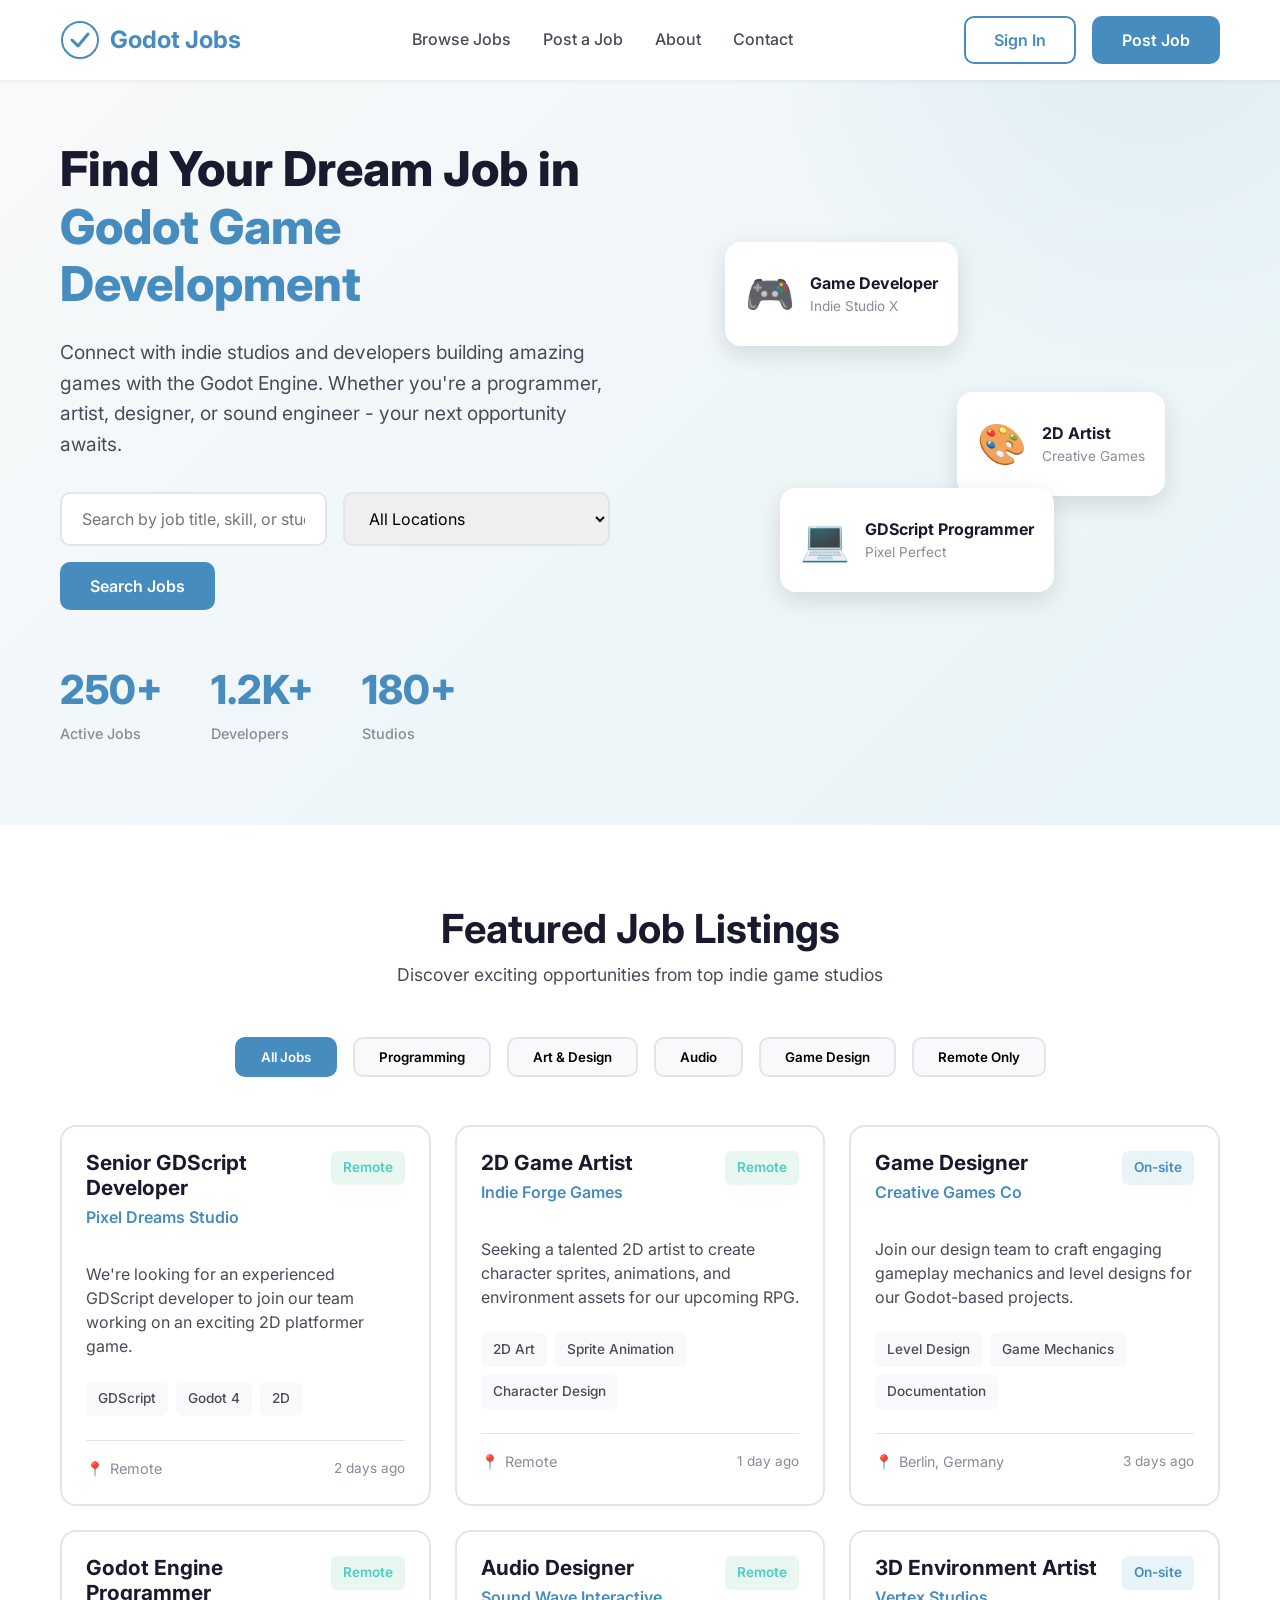
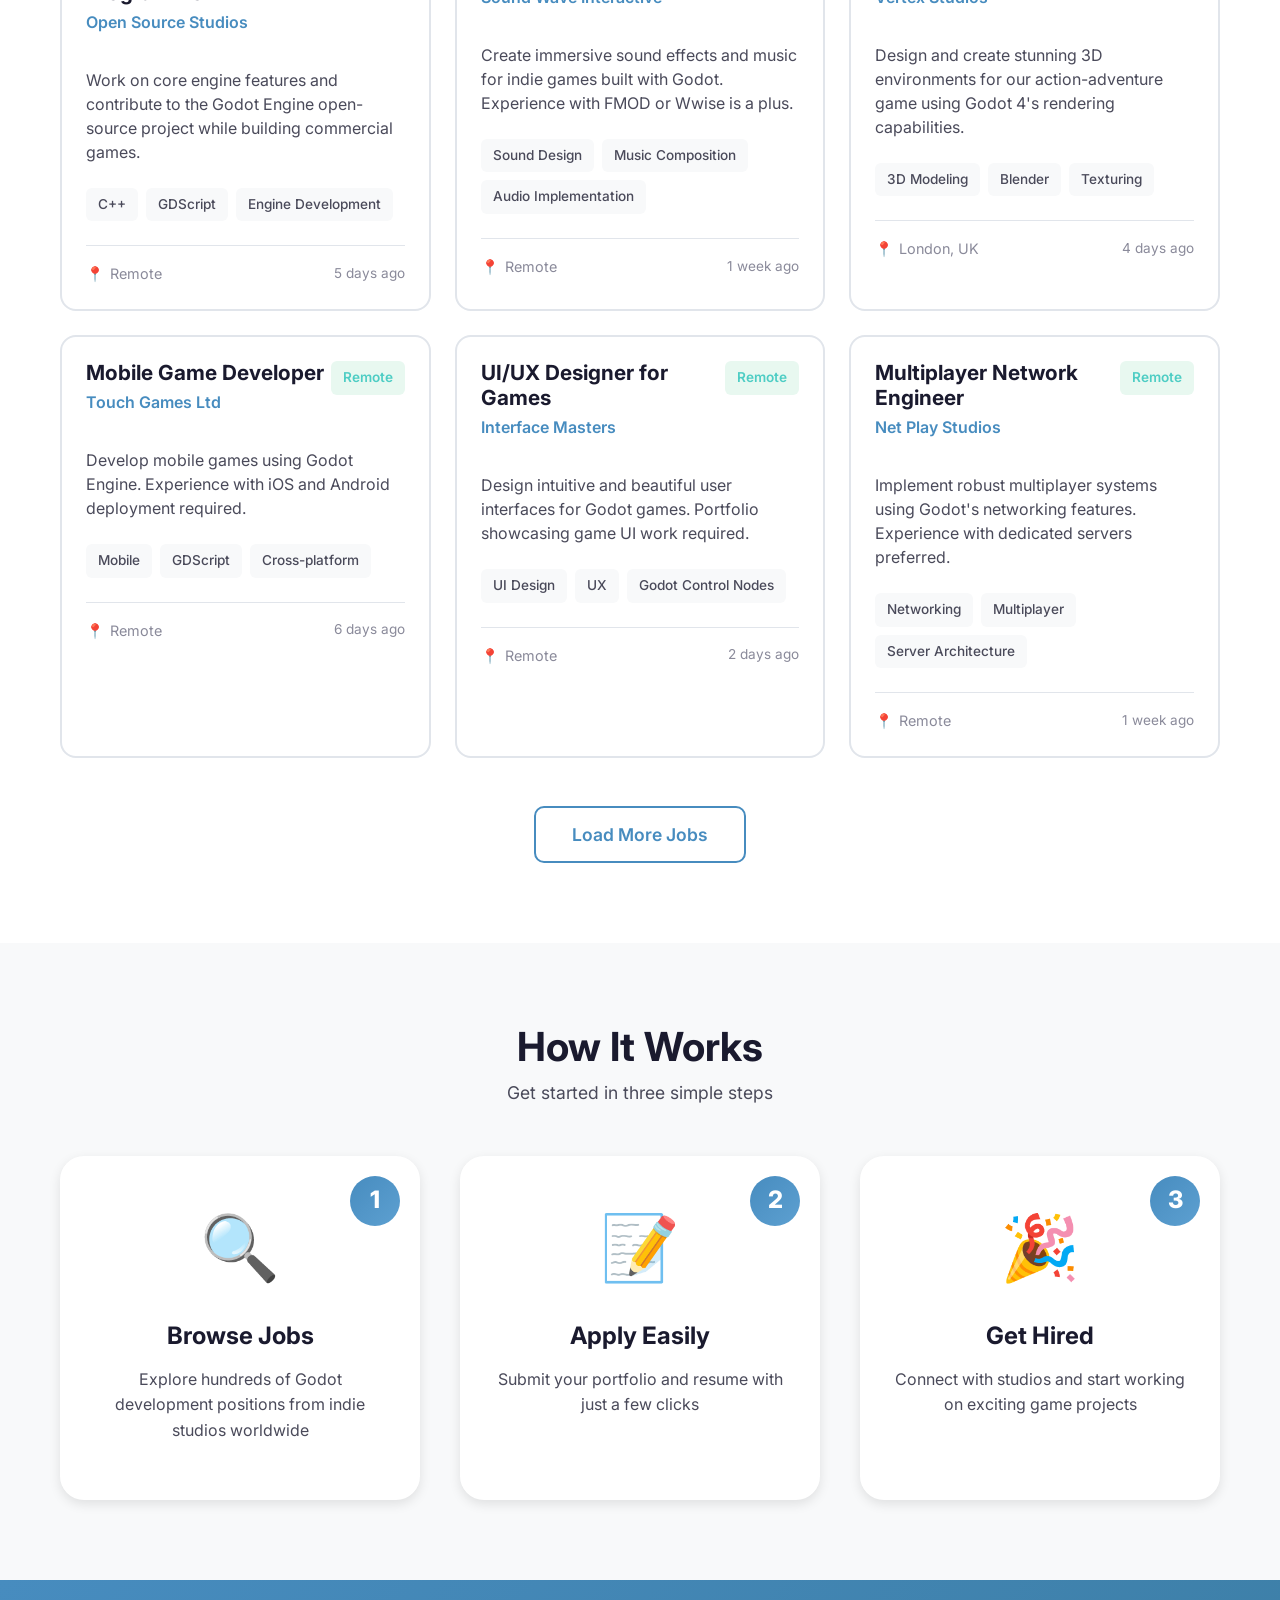
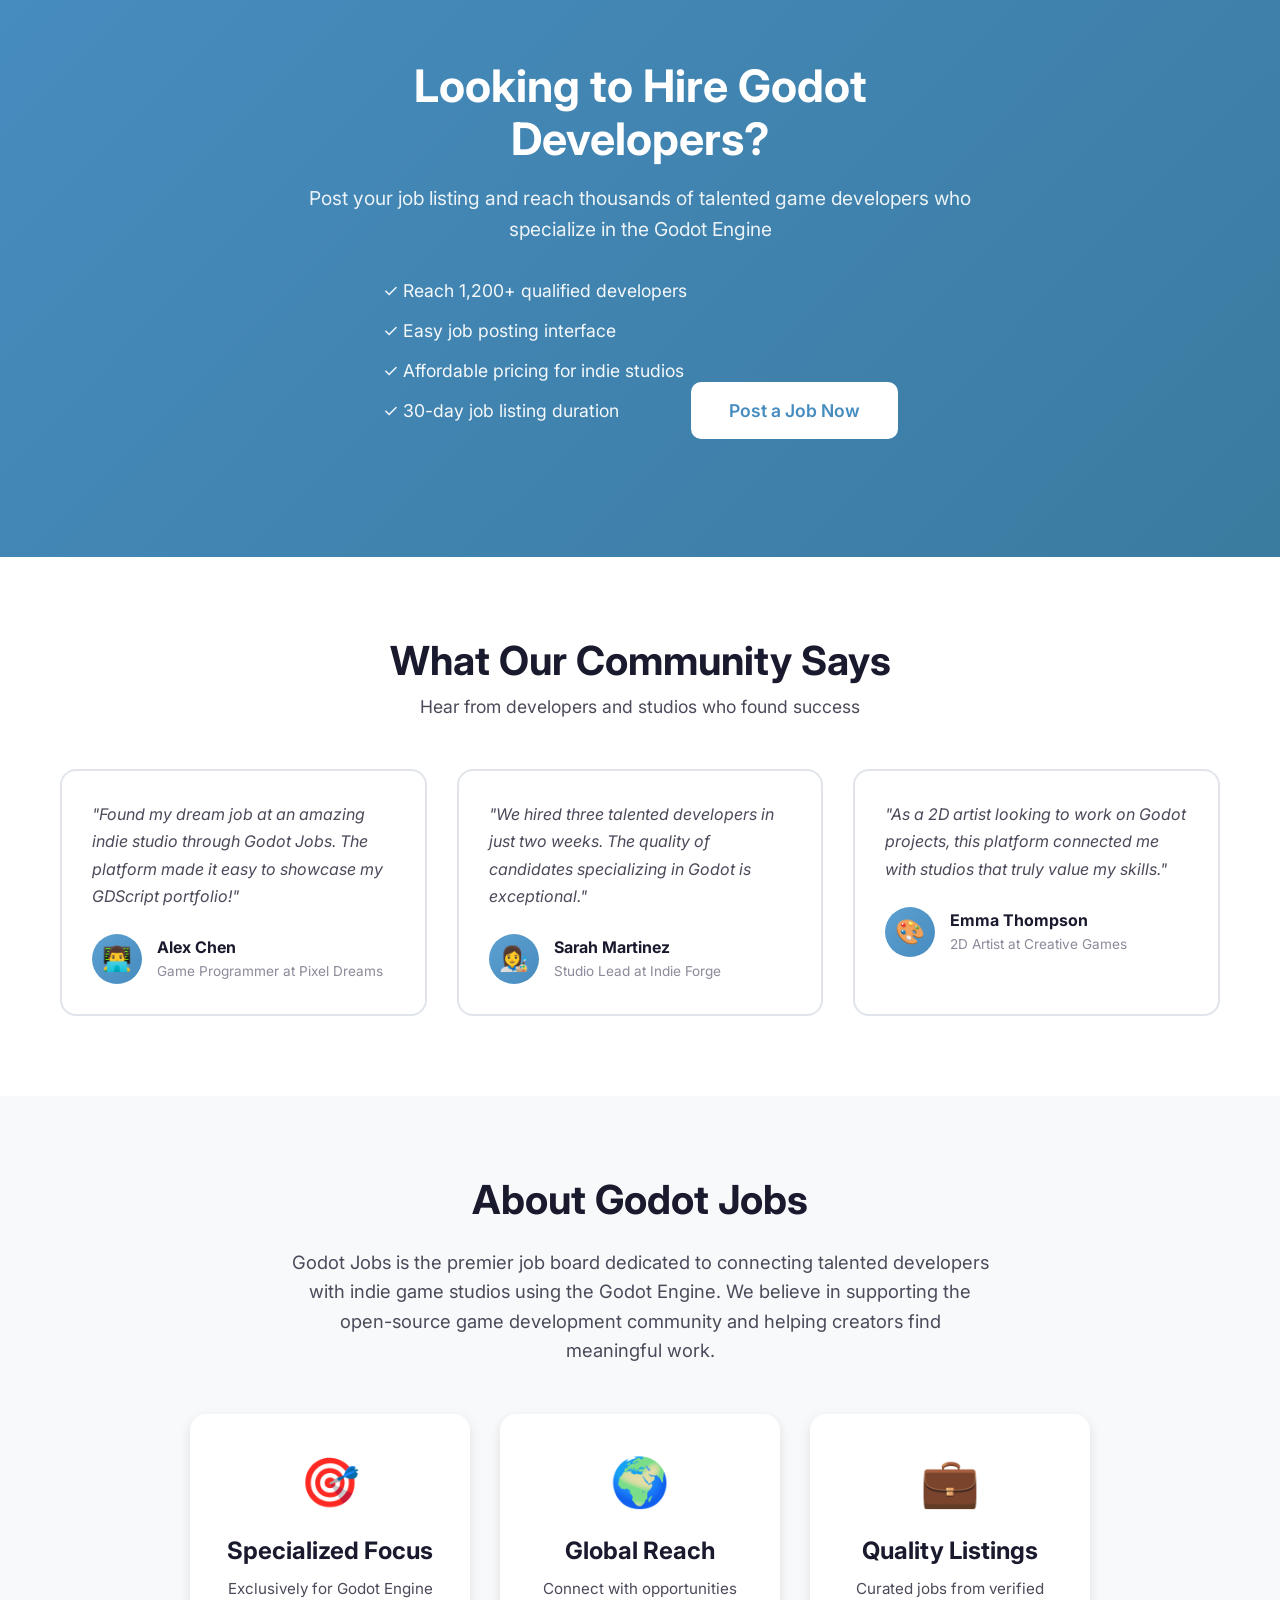
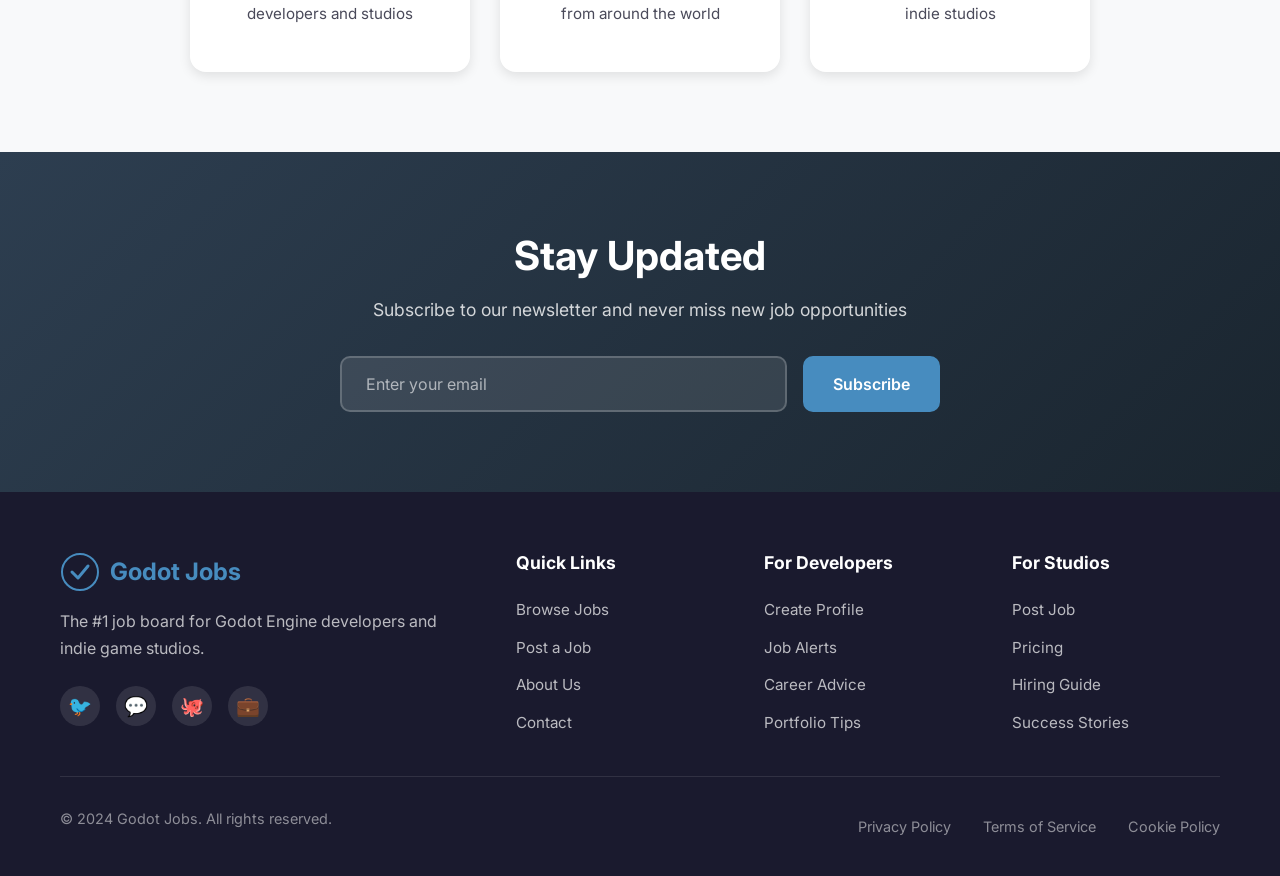
<file: godot-jobs/index.html>
<!DOCTYPE html>
<html lang="en">
<head>
    <meta charset="UTF-8">
    <meta name="viewport" content="width=device-width, initial-scale=1.0">
    <title>Godot Jobs - Find Your Next Indie Game Development Role</title>
    <link rel="stylesheet" href="css/styles.css">
    <link rel="preconnect" href="https://fonts.googleapis.com">
    <link rel="preconnect" href="https://fonts.gstatic.com" crossorigin>
    <link href="https://fonts.googleapis.com/css2?family=Inter:wght@300;400;500;600;700;800&display=swap" rel="stylesheet">
</head>
<body>
    <!-- Navigation -->
    <nav class="navbar">
        <div class="container nav-container">
            <a href="#" class="logo">
                <svg width="40" height="40" viewBox="0 0 40 40" fill="none" xmlns="http://www.w3.org/2000/svg">
                    <circle cx="20" cy="20" r="18" stroke="#478CBF" stroke-width="2" fill="none"/>
                    <path d="M12 20 L18 26 L28 14" stroke="#478CBF" stroke-width="3" stroke-linecap="round" stroke-linejoin="round"/>
                </svg>
                <span>Godot Jobs</span>
            </a>
            <ul class="nav-links">
                <li><a href="#jobs">Browse Jobs</a></li>
                <li><a href="#post-job">Post a Job</a></li>
                <li><a href="#about">About</a></li>
                <li><a href="#contact">Contact</a></li>
            </ul>
            <div class="nav-actions">
                <button class="btn btn-outline">Sign In</button>
                <button class="btn btn-primary">Post Job</button>
            </div>
            <button class="mobile-menu-btn" aria-label="Toggle menu">
                <span></span>
                <span></span>
                <span></span>
            </button>
        </div>
    </nav>

    <!-- Hero Section -->
    <section class="hero">
        <div class="container hero-container">
            <div class="hero-content">
                <h1>Find Your Dream Job in <span class="highlight">Godot Game Development</span></h1>
                <p>Connect with indie studios and developers building amazing games with the Godot Engine. Whether you're a programmer, artist, designer, or sound engineer - your next opportunity awaits.</p>
                <div class="hero-search">
                    <input type="text" placeholder="Search by job title, skill, or studio..." id="search-input">
                    <select id="location-filter">
                        <option value="">All Locations</option>
                        <option value="remote">Remote</option>
                        <option value="north-america">North America</option>
                        <option value="europe">Europe</option>
                        <option value="asia">Asia</option>
                        <option value="other">Other</option>
                    </select>
                    <button class="btn btn-primary btn-search">Search Jobs</button>
                </div>
                <div class="hero-stats">
                    <div class="stat">
                        <span class="stat-number">250+</span>
                        <span class="stat-label">Active Jobs</span>
                    </div>
                    <div class="stat">
                        <span class="stat-number">1.2K+</span>
                        <span class="stat-label">Developers</span>
                    </div>
                    <div class="stat">
                        <span class="stat-number">180+</span>
                        <span class="stat-label">Studios</span>
                    </div>
                </div>
            </div>
            <div class="hero-image">
                <div class="floating-card card-1">
                    <div class="card-icon">🎮</div>
                    <div class="card-text">
                        <strong>Game Developer</strong>
                        <span>Indie Studio X</span>
                    </div>
                </div>
                <div class="floating-card card-2">
                    <div class="card-icon">🎨</div>
                    <div class="card-text">
                        <strong>2D Artist</strong>
                        <span>Creative Games</span>
                    </div>
                </div>
                <div class="floating-card card-3">
                    <div class="card-icon">💻</div>
                    <div class="card-text">
                        <strong>GDScript Programmer</strong>
                        <span>Pixel Perfect</span>
                    </div>
                </div>
            </div>
        </div>
    </section>

    <!-- Featured Jobs Section -->
    <section class="featured-jobs" id="jobs">
        <div class="container">
            <div class="section-header">
                <h2>Featured Job Listings</h2>
                <p>Discover exciting opportunities from top indie game studios</p>
            </div>
            
            <div class="job-filters">
                <button class="filter-btn active" data-filter="all">All Jobs</button>
                <button class="filter-btn" data-filter="programming">Programming</button>
                <button class="filter-btn" data-filter="art">Art & Design</button>
                <button class="filter-btn" data-filter="audio">Audio</button>
                <button class="filter-btn" data-filter="design">Game Design</button>
                <button class="filter-btn" data-filter="remote">Remote Only</button>
            </div>

            <div class="jobs-grid" id="jobs-container">
                <!-- Jobs will be dynamically loaded here -->
            </div>

            <div class="load-more">
                <button class="btn btn-outline btn-large">Load More Jobs</button>
            </div>
        </div>
    </section>

    <!-- How It Works Section -->
    <section class="how-it-works">
        <div class="container">
            <div class="section-header">
                <h2>How It Works</h2>
                <p>Get started in three simple steps</p>
            </div>
            
            <div class="steps-grid">
                <div class="step-card">
                    <div class="step-number">1</div>
                    <div class="step-icon">🔍</div>
                    <h3>Browse Jobs</h3>
                    <p>Explore hundreds of Godot development positions from indie studios worldwide</p>
                </div>
                <div class="step-card">
                    <div class="step-number">2</div>
                    <div class="step-icon">📝</div>
                    <h3>Apply Easily</h3>
                    <p>Submit your portfolio and resume with just a few clicks</p>
                </div>
                <div class="step-card">
                    <div class="step-number">3</div>
                    <div class="step-icon">🎉</div>
                    <h3>Get Hired</h3>
                    <p>Connect with studios and start working on exciting game projects</p>
                </div>
            </div>
        </div>
    </section>

    <!-- Post Job CTA Section -->
    <section class="post-job-cta" id="post-job">
        <div class="container">
            <div class="cta-content">
                <h2>Looking to Hire Godot Developers?</h2>
                <p>Post your job listing and reach thousands of talented game developers who specialize in the Godot Engine</p>
                <ul class="cta-benefits">
                    <li>✓ Reach 1,200+ qualified developers</li>
                    <li>✓ Easy job posting interface</li>
                    <li>✓ Affordable pricing for indie studios</li>
                    <li>✓ 30-day job listing duration</li>
                </ul>
                <button class="btn btn-primary btn-large">Post a Job Now</button>
            </div>
        </div>
    </section>

    <!-- Testimonials Section -->
    <section class="testimonials">
        <div class="container">
            <div class="section-header">
                <h2>What Our Community Says</h2>
                <p>Hear from developers and studios who found success</p>
            </div>
            
            <div class="testimonials-grid">
                <div class="testimonial-card">
                    <div class="testimonial-content">
                        <p>"Found my dream job at an amazing indie studio through Godot Jobs. The platform made it easy to showcase my GDScript portfolio!"</p>
                    </div>
                    <div class="testimonial-author">
                        <div class="author-avatar">👨‍💻</div>
                        <div class="author-info">
                            <strong>Alex Chen</strong>
                            <span>Game Programmer at Pixel Dreams</span>
                        </div>
                    </div>
                </div>
                <div class="testimonial-card">
                    <div class="testimonial-content">
                        <p>"We hired three talented developers in just two weeks. The quality of candidates specializing in Godot is exceptional."</p>
                    </div>
                    <div class="testimonial-author">
                        <div class="author-avatar">👩‍🎨</div>
                        <div class="author-info">
                            <strong>Sarah Martinez</strong>
                            <span>Studio Lead at Indie Forge</span>
                        </div>
                    </div>
                </div>
                <div class="testimonial-card">
                    <div class="testimonial-content">
                        <p>"As a 2D artist looking to work on Godot projects, this platform connected me with studios that truly value my skills."</p>
                    </div>
                    <div class="testimonial-author">
                        <div class="author-avatar">🎨</div>
                        <div class="author-info">
                            <strong>Emma Thompson</strong>
                            <span>2D Artist at Creative Games</span>
                        </div>
                    </div>
                </div>
            </div>
        </div>
    </section>

    <!-- About Section -->
    <section class="about" id="about">
        <div class="container">
            <div class="about-content">
                <h2>About Godot Jobs</h2>
                <p>Godot Jobs is the premier job board dedicated to connecting talented developers with indie game studios using the Godot Engine. We believe in supporting the open-source game development community and helping creators find meaningful work.</p>
                <div class="about-features">
                    <div class="feature">
                        <div class="feature-icon">🎯</div>
                        <h3>Specialized Focus</h3>
                        <p>Exclusively for Godot Engine developers and studios</p>
                    </div>
                    <div class="feature">
                        <div class="feature-icon">🌍</div>
                        <h3>Global Reach</h3>
                        <p>Connect with opportunities from around the world</p>
                    </div>
                    <div class="feature">
                        <div class="feature-icon">💼</div>
                        <h3>Quality Listings</h3>
                        <p>Curated jobs from verified indie studios</p>
                    </div>
                </div>
            </div>
        </div>
    </section>

    <!-- Newsletter Section -->
    <section class="newsletter">
        <div class="container">
            <div class="newsletter-content">
                <h2>Stay Updated</h2>
                <p>Subscribe to our newsletter and never miss new job opportunities</p>
                <form class="newsletter-form" id="newsletter-form">
                    <input type="email" placeholder="Enter your email" required>
                    <button type="submit" class="btn btn-primary">Subscribe</button>
                </form>
            </div>
        </div>
    </section>

    <!-- Footer -->
    <footer class="footer" id="contact">
        <div class="container">
            <div class="footer-grid">
                <div class="footer-brand">
                    <a href="#" class="logo">
                        <svg width="40" height="40" viewBox="0 0 40 40" fill="none" xmlns="http://www.w3.org/2000/svg">
                            <circle cx="20" cy="20" r="18" stroke="#478CBF" stroke-width="2" fill="none"/>
                            <path d="M12 20 L18 26 L28 14" stroke="#478CBF" stroke-width="3" stroke-linecap="round" stroke-linejoin="round"/>
                        </svg>
                        <span>Godot Jobs</span>
                    </a>
                    <p>The #1 job board for Godot Engine developers and indie game studios.</p>
                    <div class="social-links">
                        <a href="#" aria-label="Twitter">🐦</a>
                        <a href="#" aria-label="Discord">💬</a>
                        <a href="#" aria-label="GitHub">🐙</a>
                        <a href="#" aria-label="LinkedIn">💼</a>
                    </div>
                </div>
                <div class="footer-links">
                    <h4>Quick Links</h4>
                    <ul>
                        <li><a href="#jobs">Browse Jobs</a></li>
                        <li><a href="#post-job">Post a Job</a></li>
                        <li><a href="#about">About Us</a></li>
                        <li><a href="#contact">Contact</a></li>
                    </ul>
                </div>
                <div class="footer-links">
                    <h4>For Developers</h4>
                    <ul>
                        <li><a href="#">Create Profile</a></li>
                        <li><a href="#">Job Alerts</a></li>
                        <li><a href="#">Career Advice</a></li>
                        <li><a href="#">Portfolio Tips</a></li>
                    </ul>
                </div>
                <div class="footer-links">
                    <h4>For Studios</h4>
                    <ul>
                        <li><a href="#">Post Job</a></li>
                        <li><a href="#">Pricing</a></li>
                        <li><a href="#">Hiring Guide</a></li>
                        <li><a href="#">Success Stories</a></li>
                    </ul>
                </div>
            </div>
            <div class="footer-bottom">
                <p>&copy; 2024 Godot Jobs. All rights reserved.</p>
                <div class="footer-legal">
                    <a href="#">Privacy Policy</a>
                    <a href="#">Terms of Service</a>
                    <a href="#">Cookie Policy</a>
                </div>
            </div>
        </div>
    </footer>

    <script src="js/main.js"></script>
</body>
</html>
</file>
<file: godot-jobs/css/styles.css>
/* CSS Variables & Root Styles */
:root {
    --primary-color: #478CBF;
    --primary-dark: #3a7ba0;
    --primary-light: #5da0d1;
    --secondary-color: #2d3e50;
    --accent-color: #FF6B6B;
    --success-color: #4ECDC4;
    --warning-color: #FFE66D;
    
    --text-primary: #1a1a2e;
    --text-secondary: #4a4a5a;
    --text-light: #8a8a9a;
    
    --bg-primary: #ffffff;
    --bg-secondary: #f8f9fa;
    --bg-dark: #1a1a2e;
    
    --border-color: #e1e5eb;
    --shadow-sm: 0 2px 4px rgba(0, 0, 0, 0.05);
    --shadow-md: 0 4px 12px rgba(0, 0, 0, 0.1);
    --shadow-lg: 0 8px 24px rgba(0, 0, 0, 0.12);
    --shadow-xl: 0 16px 48px rgba(0, 0, 0, 0.15);
    
    --radius-sm: 6px;
    --radius-md: 10px;
    --radius-lg: 16px;
    --radius-xl: 24px;
    
    --transition-fast: 0.2s ease;
    --transition-normal: 0.3s ease;
    --transition-slow: 0.5s ease;
}

/* Reset & Base Styles */
* {
    margin: 0;
    padding: 0;
    box-sizing: border-box;
}

html {
    scroll-behavior: smooth;
}

body {
    font-family: 'Inter', -apple-system, BlinkMacSystemFont, 'Segoe UI', Roboto, sans-serif;
    color: var(--text-primary);
    background-color: var(--bg-primary);
    line-height: 1.6;
    overflow-x: hidden;
}

.container {
    max-width: 1200px;
    margin: 0 auto;
    padding: 0 20px;
}

a {
    text-decoration: none;
    color: inherit;
    transition: color var(--transition-fast);
}

ul {
    list-style: none;
}

img {
    max-width: 100%;
    height: auto;
}

/* Typography */
h1, h2, h3, h4, h5, h6 {
    font-weight: 700;
    line-height: 1.2;
    margin-bottom: 1rem;
}

h1 {
    font-size: 3rem;
    font-weight: 800;
}

h2 {
    font-size: 2.5rem;
}

h3 {
    font-size: 1.5rem;
}

p {
    margin-bottom: 1rem;
    color: var(--text-secondary);
}

.highlight {
    color: var(--primary-color);
}

/* Buttons */
.btn {
    display: inline-block;
    padding: 12px 28px;
    font-size: 1rem;
    font-weight: 600;
    border-radius: var(--radius-md);
    border: 2px solid transparent;
    cursor: pointer;
    transition: all var(--transition-fast);
    font-family: inherit;
}

.btn-primary {
    background-color: var(--primary-color);
    color: white;
    border-color: var(--primary-color);
}

.btn-primary:hover {
    background-color: var(--primary-dark);
    border-color: var(--primary-dark);
    transform: translateY(-2px);
    box-shadow: var(--shadow-md);
}

.btn-outline {
    background-color: transparent;
    color: var(--primary-color);
    border-color: var(--primary-color);
}

.btn-outline:hover {
    background-color: var(--primary-color);
    color: white;
    transform: translateY(-2px);
}

.btn-large {
    padding: 16px 36px;
    font-size: 1.1rem;
}

/* Navigation */
.navbar {
    position: fixed;
    top: 0;
    left: 0;
    right: 0;
    background-color: rgba(255, 255, 255, 0.98);
    backdrop-filter: blur(10px);
    box-shadow: var(--shadow-sm);
    z-index: 1000;
    padding: 1rem 0;
}

.nav-container {
    display: flex;
    justify-content: space-between;
    align-items: center;
}

.logo {
    display: flex;
    align-items: center;
    gap: 10px;
    font-size: 1.5rem;
    font-weight: 700;
    color: var(--text-primary);
}

.logo span {
    color: var(--primary-color);
}

.nav-links {
    display: flex;
    gap: 2rem;
}

.nav-links a {
    font-weight: 500;
    color: var(--text-secondary);
    position: relative;
}

.nav-links a::after {
    content: '';
    position: absolute;
    bottom: -5px;
    left: 0;
    width: 0;
    height: 2px;
    background-color: var(--primary-color);
    transition: width var(--transition-fast);
}

.nav-links a:hover {
    color: var(--primary-color);
}

.nav-links a:hover::after {
    width: 100%;
}

.nav-actions {
    display: flex;
    gap: 1rem;
}

.mobile-menu-btn {
    display: none;
    flex-direction: column;
    gap: 5px;
    background: none;
    border: none;
    cursor: pointer;
    padding: 5px;
}

.mobile-menu-btn span {
    width: 25px;
    height: 3px;
    background-color: var(--text-primary);
    border-radius: 2px;
    transition: all var(--transition-fast);
}

/* Hero Section */
.hero {
    padding: 140px 0 80px;
    background: linear-gradient(135deg, #f8f9fa 0%, #e8f4f8 100%);
    position: relative;
    overflow: hidden;
}

.hero::before {
    content: '';
    position: absolute;
    top: -50%;
    right: -20%;
    width: 800px;
    height: 800px;
    background: radial-gradient(circle, rgba(71, 140, 191, 0.1) 0%, transparent 70%);
    border-radius: 50%;
}

.hero-container {
    display: grid;
    grid-template-columns: 1fr 1fr;
    gap: 60px;
    align-items: center;
    position: relative;
    z-index: 1;
}

.hero-content h1 {
    margin-bottom: 1.5rem;
}

.hero-content p {
    font-size: 1.2rem;
    margin-bottom: 2rem;
    max-width: 550px;
}

.hero-search {
    display: flex;
    gap: 1rem;
    margin-bottom: 3rem;
    flex-wrap: wrap;
}

.hero-search input,
.hero-search select {
    flex: 1;
    min-width: 200px;
    padding: 14px 20px;
    font-size: 1rem;
    border: 2px solid var(--border-color);
    border-radius: var(--radius-md);
    font-family: inherit;
    transition: border-color var(--transition-fast);
}

.hero-search input:focus,
.hero-search select:focus {
    outline: none;
    border-color: var(--primary-color);
}

.hero-stats {
    display: flex;
    gap: 3rem;
}

.stat {
    display: flex;
    flex-direction: column;
}

.stat-number {
    font-size: 2.5rem;
    font-weight: 800;
    color: var(--primary-color);
}

.stat-label {
    font-size: 0.9rem;
    color: var(--text-light);
    font-weight: 500;
}

.hero-image {
    position: relative;
    height: 500px;
}

.floating-card {
    position: absolute;
    background: white;
    padding: 20px;
    border-radius: var(--radius-lg);
    box-shadow: var(--shadow-lg);
    display: flex;
    align-items: center;
    gap: 15px;
    animation: float 3s ease-in-out infinite;
}

.card-1 {
    top: 10%;
    left: 10%;
    animation-delay: 0s;
}

.card-2 {
    top: 40%;
    right: 10%;
    animation-delay: 1s;
}

.card-3 {
    bottom: 20%;
    left: 20%;
    animation-delay: 2s;
}

.card-icon {
    font-size: 2.5rem;
}

.card-text {
    display: flex;
    flex-direction: column;
}

.card-text strong {
    font-size: 1rem;
    color: var(--text-primary);
}

.card-text span {
    font-size: 0.85rem;
    color: var(--text-light);
}

@keyframes float {
    0%, 100% {
        transform: translateY(0);
    }
    50% {
        transform: translateY(-20px);
    }
}

/* Section Header */
.section-header {
    text-align: center;
    margin-bottom: 3rem;
}

.section-header h2 {
    margin-bottom: 0.5rem;
}

.section-header p {
    font-size: 1.1rem;
    max-width: 600px;
    margin: 0 auto;
}

/* Featured Jobs Section */
.featured-jobs {
    padding: 80px 0;
    background-color: var(--bg-primary);
}

.job-filters {
    display: flex;
    justify-content: center;
    gap: 1rem;
    margin-bottom: 3rem;
    flex-wrap: wrap;
}

.filter-btn {
    padding: 10px 24px;
    background-color: var(--bg-secondary);
    border: 2px solid var(--border-color);
    border-radius: var(--radius-md);
    font-weight: 600;
    cursor: pointer;
    transition: all var(--transition-fast);
    font-family: inherit;
}

.filter-btn:hover,
.filter-btn.active {
    background-color: var(--primary-color);
    color: white;
    border-color: var(--primary-color);
}

.jobs-grid {
    display: grid;
    grid-template-columns: repeat(auto-fill, minmax(350px, 1fr));
    gap: 24px;
    margin-bottom: 3rem;
}

.job-card {
    background: white;
    border: 2px solid var(--border-color);
    border-radius: var(--radius-lg);
    padding: 24px;
    transition: all var(--transition-normal);
    cursor: pointer;
}

.job-card:hover {
    border-color: var(--primary-color);
    box-shadow: var(--shadow-lg);
    transform: translateY(-4px);
}

.job-header {
    display: flex;
    justify-content: space-between;
    align-items: flex-start;
    margin-bottom: 1rem;
}

.job-title {
    font-size: 1.3rem;
    font-weight: 700;
    color: var(--text-primary);
    margin-bottom: 0.25rem;
}

.job-company {
    color: var(--primary-color);
    font-weight: 600;
}

.job-type {
    padding: 6px 12px;
    background-color: #e8f4f8;
    color: var(--primary-color);
    border-radius: var(--radius-sm);
    font-size: 0.85rem;
    font-weight: 600;
}

.job-type.remote {
    background-color: #e8f8f0;
    color: var(--success-color);
}

.job-description {
    color: var(--text-secondary);
    margin-bottom: 1.5rem;
    line-height: 1.5;
}

.job-tags {
    display: flex;
    gap: 8px;
    flex-wrap: wrap;
    margin-bottom: 1.5rem;
}

.job-tag {
    padding: 6px 12px;
    background-color: var(--bg-secondary);
    border-radius: var(--radius-sm);
    font-size: 0.85rem;
    color: var(--text-secondary);
    font-weight: 500;
}

.job-footer {
    display: flex;
    justify-content: space-between;
    align-items: center;
    padding-top: 1rem;
    border-top: 1px solid var(--border-color);
}

.job-location {
    display: flex;
    align-items: center;
    gap: 6px;
    color: var(--text-light);
    font-size: 0.9rem;
}

.job-posted {
    color: var(--text-light);
    font-size: 0.85rem;
}

.load-more {
    text-align: center;
}

/* How It Works Section */
.how-it-works {
    padding: 80px 0;
    background-color: var(--bg-secondary);
}

.steps-grid {
    display: grid;
    grid-template-columns: repeat(3, 1fr);
    gap: 40px;
}

.step-card {
    text-align: center;
    padding: 40px 30px;
    background: white;
    border-radius: var(--radius-xl);
    box-shadow: var(--shadow-md);
    transition: all var(--transition-normal);
    position: relative;
    overflow: hidden;
}

.step-card:hover {
    transform: translateY(-8px);
    box-shadow: var(--shadow-xl);
}

.step-number {
    position: absolute;
    top: 20px;
    right: 20px;
    width: 50px;
    height: 50px;
    background: linear-gradient(135deg, var(--primary-color), var(--primary-light));
    color: white;
    border-radius: 50%;
    display: flex;
    align-items: center;
    justify-content: center;
    font-size: 1.5rem;
    font-weight: 800;
}

.step-icon {
    font-size: 4rem;
    margin-bottom: 1.5rem;
}

.step-card h3 {
    margin-bottom: 1rem;
}

.step-card p {
    color: var(--text-secondary);
}

/* Post Job CTA Section */
.post-job-cta {
    padding: 80px 0;
    background: linear-gradient(135deg, var(--primary-color) 0%, var(--primary-dark) 100%);
    color: white;
}

.cta-content {
    text-align: center;
    max-width: 700px;
    margin: 0 auto;
}

.cta-content h2 {
    font-size: 2.8rem;
    margin-bottom: 1rem;
    color: white;
}

.cta-content p {
    font-size: 1.2rem;
    margin-bottom: 2rem;
    color: rgba(255, 255, 255, 0.9);
}

.cta-benefits {
    text-align: left;
    display: inline-block;
    margin-bottom: 2.5rem;
}

.cta-benefits li {
    font-size: 1.1rem;
    margin-bottom: 0.75rem;
    color: rgba(255, 255, 255, 0.95);
}

.post-job-cta .btn-primary {
    background-color: white;
    color: var(--primary-color);
    border-color: white;
}

.post-job-cta .btn-primary:hover {
    background-color: var(--bg-secondary);
    transform: translateY(-2px);
    box-shadow: var(--shadow-lg);
}

/* Testimonials Section */
.testimonials {
    padding: 80px 0;
    background-color: var(--bg-primary);
}

.testimonials-grid {
    display: grid;
    grid-template-columns: repeat(3, 1fr);
    gap: 30px;
}

.testimonial-card {
    background: white;
    border: 2px solid var(--border-color);
    border-radius: var(--radius-lg);
    padding: 30px;
    transition: all var(--transition-normal);
}

.testimonial-card:hover {
    border-color: var(--primary-color);
    box-shadow: var(--shadow-lg);
}

.testimonial-content {
    margin-bottom: 1.5rem;
}

.testimonial-content p {
    font-style: italic;
    color: var(--text-secondary);
    line-height: 1.7;
}

.testimonial-author {
    display: flex;
    align-items: center;
    gap: 15px;
}

.author-avatar {
    width: 50px;
    height: 50px;
    background: linear-gradient(135deg, var(--primary-light), var(--primary-color));
    border-radius: 50%;
    display: flex;
    align-items: center;
    justify-content: center;
    font-size: 1.5rem;
}

.author-info {
    display: flex;
    flex-direction: column;
}

.author-info strong {
    color: var(--text-primary);
    font-size: 1rem;
}

.author-info span {
    color: var(--text-light);
    font-size: 0.85rem;
}

/* About Section */
.about {
    padding: 80px 0;
    background-color: var(--bg-secondary);
}

.about-content {
    max-width: 900px;
    margin: 0 auto;
    text-align: center;
}

.about-content h2 {
    margin-bottom: 1.5rem;
}

.about-content > p {
    font-size: 1.15rem;
    margin-bottom: 3rem;
    max-width: 700px;
    margin-left: auto;
    margin-right: auto;
}

.about-features {
    display: grid;
    grid-template-columns: repeat(3, 1fr);
    gap: 30px;
}

.feature {
    padding: 30px;
    background: white;
    border-radius: var(--radius-lg);
    box-shadow: var(--shadow-md);
}

.feature-icon {
    font-size: 3rem;
    margin-bottom: 1rem;
}

.feature h3 {
    margin-bottom: 0.75rem;
}

.feature p {
    color: var(--text-secondary);
    font-size: 0.95rem;
}

/* Newsletter Section */
.newsletter {
    padding: 80px 0;
    background: linear-gradient(135deg, #2d3e50 0%, #1a252f 100%);
    color: white;
}

.newsletter-content {
    text-align: center;
    max-width: 600px;
    margin: 0 auto;
}

.newsletter-content h2 {
    font-size: 2.5rem;
    margin-bottom: 1rem;
    color: white;
}

.newsletter-content p {
    font-size: 1.1rem;
    margin-bottom: 2rem;
    color: rgba(255, 255, 255, 0.8);
}

.newsletter-form {
    display: flex;
    gap: 1rem;
}

.newsletter-form input {
    flex: 1;
    padding: 16px 24px;
    font-size: 1rem;
    border: 2px solid rgba(255, 255, 255, 0.2);
    border-radius: var(--radius-md);
    background: rgba(255, 255, 255, 0.1);
    color: white;
    font-family: inherit;
}

.newsletter-form input::placeholder {
    color: rgba(255, 255, 255, 0.6);
}

.newsletter-form input:focus {
    outline: none;
    border-color: white;
    background: rgba(255, 255, 255, 0.15);
}

/* Footer */
.footer {
    background-color: var(--bg-dark);
    color: white;
    padding: 60px 0 30px;
}

.footer-grid {
    display: grid;
    grid-template-columns: 2fr 1fr 1fr 1fr;
    gap: 40px;
    margin-bottom: 40px;
}

.footer-brand .logo {
    margin-bottom: 1rem;
    color: white;
}

.footer-brand p {
    color: rgba(255, 255, 255, 0.7);
    margin-bottom: 1.5rem;
    line-height: 1.7;
}

.social-links {
    display: flex;
    gap: 1rem;
}

.social-links a {
    width: 40px;
    height: 40px;
    background: rgba(255, 255, 255, 0.1);
    border-radius: 50%;
    display: flex;
    align-items: center;
    justify-content: center;
    font-size: 1.2rem;
    transition: all var(--transition-fast);
}

.social-links a:hover {
    background: var(--primary-color);
    transform: translateY(-3px);
}

.footer-links h4 {
    font-size: 1.1rem;
    margin-bottom: 1.5rem;
    color: white;
}

.footer-links ul {
    display: flex;
    flex-direction: column;
    gap: 0.75rem;
}

.footer-links a {
    color: rgba(255, 255, 255, 0.7);
    font-size: 0.95rem;
    transition: color var(--transition-fast);
}

.footer-links a:hover {
    color: var(--primary-light);
}

.footer-bottom {
    display: flex;
    justify-content: space-between;
    align-items: center;
    padding-top: 30px;
    border-top: 1px solid rgba(255, 255, 255, 0.1);
}

.footer-bottom p {
    color: rgba(255, 255, 255, 0.5);
    font-size: 0.9rem;
}

.footer-legal {
    display: flex;
    gap: 2rem;
}

.footer-legal a {
    color: rgba(255, 255, 255, 0.5);
    font-size: 0.9rem;
}

.footer-legal a:hover {
    color: white;
}

/* Responsive Design */
@media (max-width: 1024px) {
    .hero-container {
        grid-template-columns: 1fr;
        gap: 40px;
    }
    
    .hero-content {
        text-align: center;
    }
    
    .hero-content p {
        margin-left: auto;
        margin-right: auto;
    }
    
    .hero-search {
        justify-content: center;
    }
    
    .hero-stats {
        justify-content: center;
    }
    
    .hero-image {
        display: none;
    }
    
    .steps-grid,
    .testimonials-grid,
    .about-features {
        grid-template-columns: 1fr;
    }
    
    .footer-grid {
        grid-template-columns: 1fr 1fr;
    }
}

@media (max-width: 768px) {
    h1 {
        font-size: 2.2rem;
    }
    
    h2 {
        font-size: 2rem;
    }
    
    .nav-links,
    .nav-actions {
        display: none;
    }
    
    .mobile-menu-btn {
        display: flex;
    }
    
    .jobs-grid {
        grid-template-columns: 1fr;
    }
    
    .job-filters {
        overflow-x: auto;
        justify-content: flex-start;
        padding-bottom: 10px;
    }
    
    .filter-btn {
        white-space: nowrap;
    }
    
    .newsletter-form {
        flex-direction: column;
    }
    
    .footer-grid {
        grid-template-columns: 1fr;
    }
    
    .footer-bottom {
        flex-direction: column;
        gap: 1rem;
        text-align: center;
    }
    
    .footer-legal {
        flex-wrap: wrap;
        justify-content: center;
    }
}

@media (max-width: 480px) {
    .hero {
        padding: 120px 0 60px;
    }
    
    .hero-stats {
        flex-direction: column;
        gap: 1.5rem;
    }
    
    .stat {
        align-items: center;
    }
    
    .section-header h2 {
        font-size: 1.8rem;
    }
    
    .cta-content h2 {
        font-size: 2rem;
    }
}

/* Animations */
@keyframes fadeInUp {
    from {
        opacity: 0;
        transform: translateY(30px);
    }
    to {
        opacity: 1;
        transform: translateY(0);
    }
}

.fade-in-up {
    animation: fadeInUp 0.6s ease forwards;
}

/* Utility Classes */
.text-center {
    text-align: center;
}

.mt-1 { margin-top: 1rem; }
.mt-2 { margin-top: 2rem; }
.mb-1 { margin-bottom: 1rem; }
.mb-2 { margin-bottom: 2rem; }
</file>
